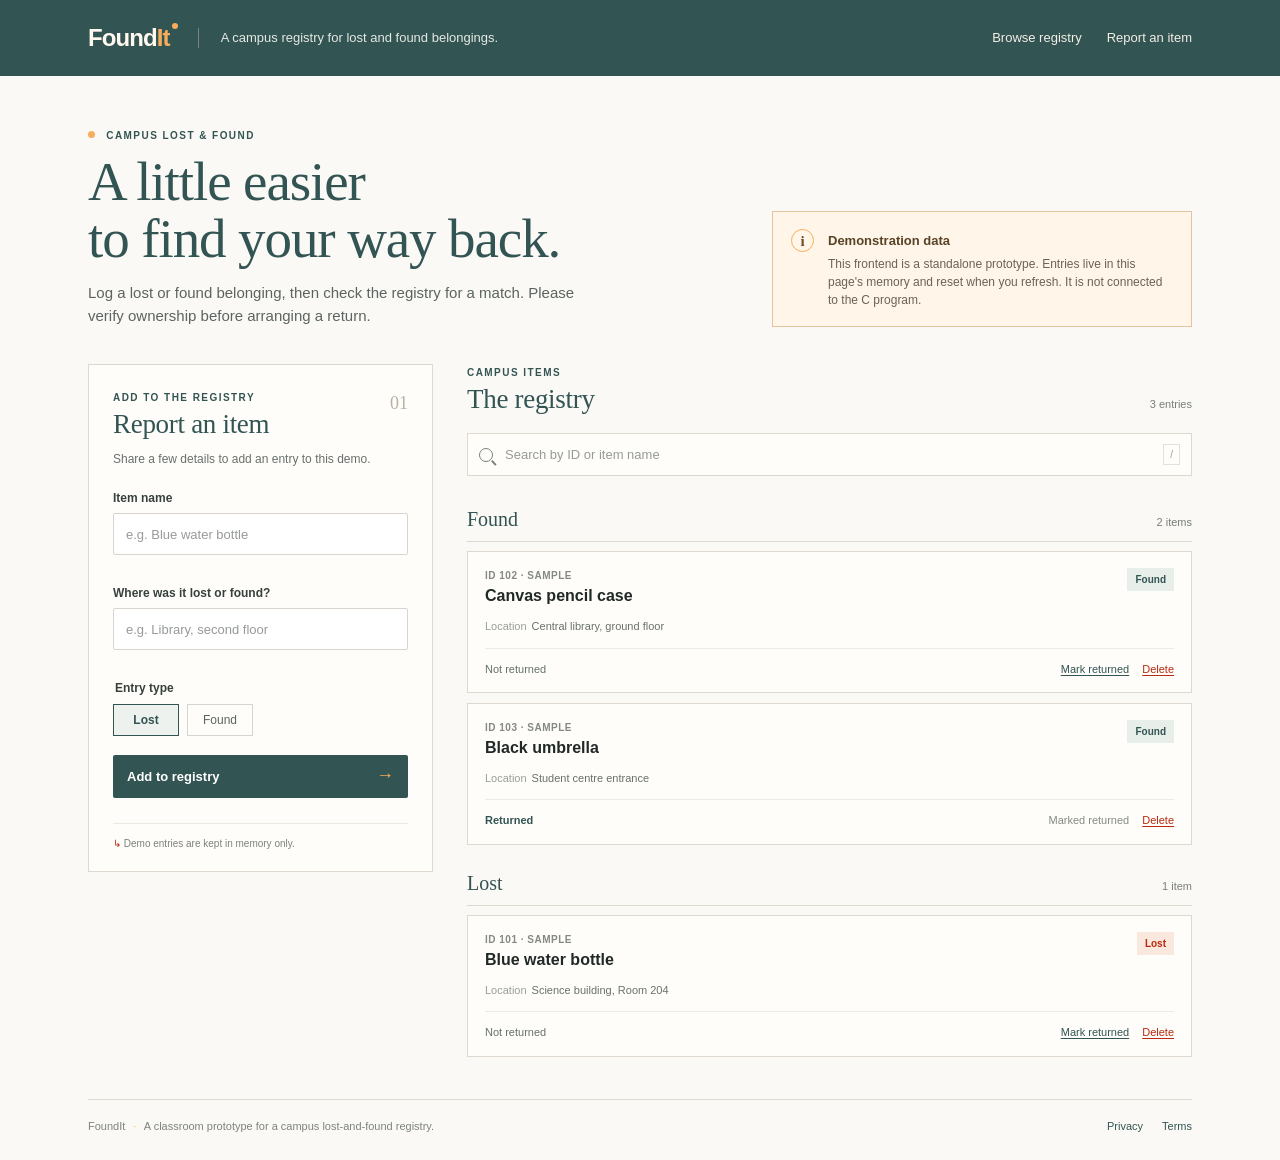
<file: frontend/index.html>
<!doctype html>
<html lang="en">
<head>
  <meta charset="utf-8">
  <meta name="viewport" content="width=device-width, initial-scale=1">
  <meta name="theme-color" content="#325453">
  <meta name="description" content="FoundIt is a campus registry prototype for lost and found belongings.">
  <title>FoundIt — Campus Lost &amp; Found</title>
  <link rel="icon" href="favicon.svg" type="image/svg+xml">
  <link rel="stylesheet" href="style.css">
  <script src="script.js" defer></script>
</head>
<body>
  <header class="site-header">
    <div class="header-inner">
      <a class="wordmark" href="index.html" aria-label="FoundIt home">Found<span>It</span><i aria-hidden="true"></i></a>
      <p class="tagline">A campus registry for lost and found belongings.</p>
      <nav class="header-nav" aria-label="Site navigation">
        <a href="#registry">Browse registry</a>
        <a href="#report">Report an item</a>
      </nav>
    </div>
  </header>

  <main class="page-shell">
    <section class="intro" aria-labelledby="page-title">
      <div class="intro-copy">
        <p class="eyebrow"><span class="status-dot"></span> CAMPUS LOST &amp; FOUND</p>
        <h1 id="page-title">A little easier<br>to find your way back.</h1>
        <p class="intro-text">Log a lost or found belonging, then check the registry for a match. Please verify ownership before arranging a return.</p>
      </div>
      <aside class="demo-note" aria-label="Prototype information">
        <span class="note-mark" aria-hidden="true">i</span>
        <div><strong>Demonstration data</strong><p>This frontend is a standalone prototype. Entries live in this page's memory and reset when you refresh. It is not connected to the C program.</p></div>
      </aside>
    </section>

    <div class="workspace-grid">
      <section class="report-panel panel" id="report" aria-labelledby="report-title">
        <div class="panel-heading">
          <div><p class="eyebrow">ADD TO THE REGISTRY</p><h2 id="report-title">Report an item</h2></div>
          <span class="step-number">01</span>
        </div>
        <p class="panel-description">Share a few details to add an entry to this demo.</p>
        <form id="item-form" novalidate>
          <label for="item-name">Item name</label>
          <input id="item-name" name="name" type="text" maxlength="49" placeholder="e.g. Blue water bottle" autocomplete="off" required>
          <p class="field-error" id="name-error"></p>

          <label for="item-location">Where was it lost or found?</label>
          <input id="item-location" name="location" type="text" maxlength="49" placeholder="e.g. Library, second floor" autocomplete="off" required>
          <p class="field-error" id="location-error"></p>

          <fieldset class="type-fieldset">
            <legend>Entry type</legend>
            <div class="type-options">
              <label class="type-option"><input type="radio" name="type" value="Lost" checked><span>Lost</span></label>
              <label class="type-option"><input type="radio" name="type" value="Found"><span>Found</span></label>
            </div>
          </fieldset>
          <button class="button button-primary submit-button" type="submit">Add to registry <span aria-hidden="true">→</span></button>
          <p class="form-feedback" id="form-feedback" role="status" aria-live="polite"></p>
        </form>
        <div class="privacy-hint"><span aria-hidden="true">↳</span> Demo entries are kept in memory only.</div>
      </section>

      <section class="registry-panel" id="registry" aria-labelledby="registry-title">
        <div class="registry-topline">
          <div><p class="eyebrow">CAMPUS ITEMS</p><h2 id="registry-title">The registry</h2></div>
          <span class="registry-count" id="registry-count">0 entries</span>
        </div>
        <div class="registry-toolbar">
          <label class="search-box" for="search-input"><span class="search-icon" aria-hidden="true"></span><input id="search-input" type="search" placeholder="Search by ID or item name" autocomplete="off"><kbd>/</kbd></label>
        </div>
        <div class="search-summary" id="search-summary" aria-live="polite"></div>
        <div class="registry-groups" id="registry-groups">
          <section class="registry-group" aria-labelledby="found-heading">
            <div class="group-heading"><h3 id="found-heading">Found</h3><span id="found-count">0 items</span></div>
            <div class="item-list" id="found-list" aria-live="polite"></div>
          </section>
          <section class="registry-group" aria-labelledby="lost-heading">
            <div class="group-heading"><h3 id="lost-heading">Lost</h3><span id="lost-count">0 items</span></div>
            <div class="item-list" id="lost-list" aria-live="polite"></div>
          </section>
        </div>
        <div class="empty-state search-empty" id="search-empty" hidden>
          <div class="empty-icon" aria-hidden="true">?</div>
          <h3>No matches found</h3>
          <p>Try another item name or ID.</p>
        </div>
      </section>
    </div>
    <footer class="site-footer">
      <p>FoundIt <span>·</span> A classroom prototype for a campus lost-and-found registry.</p>
      <nav aria-label="Legal information"><a href="privacy.html">Privacy</a><a href="terms.html">Terms</a></nav>
    </footer>
  </main>
</body>
</html>
</file>
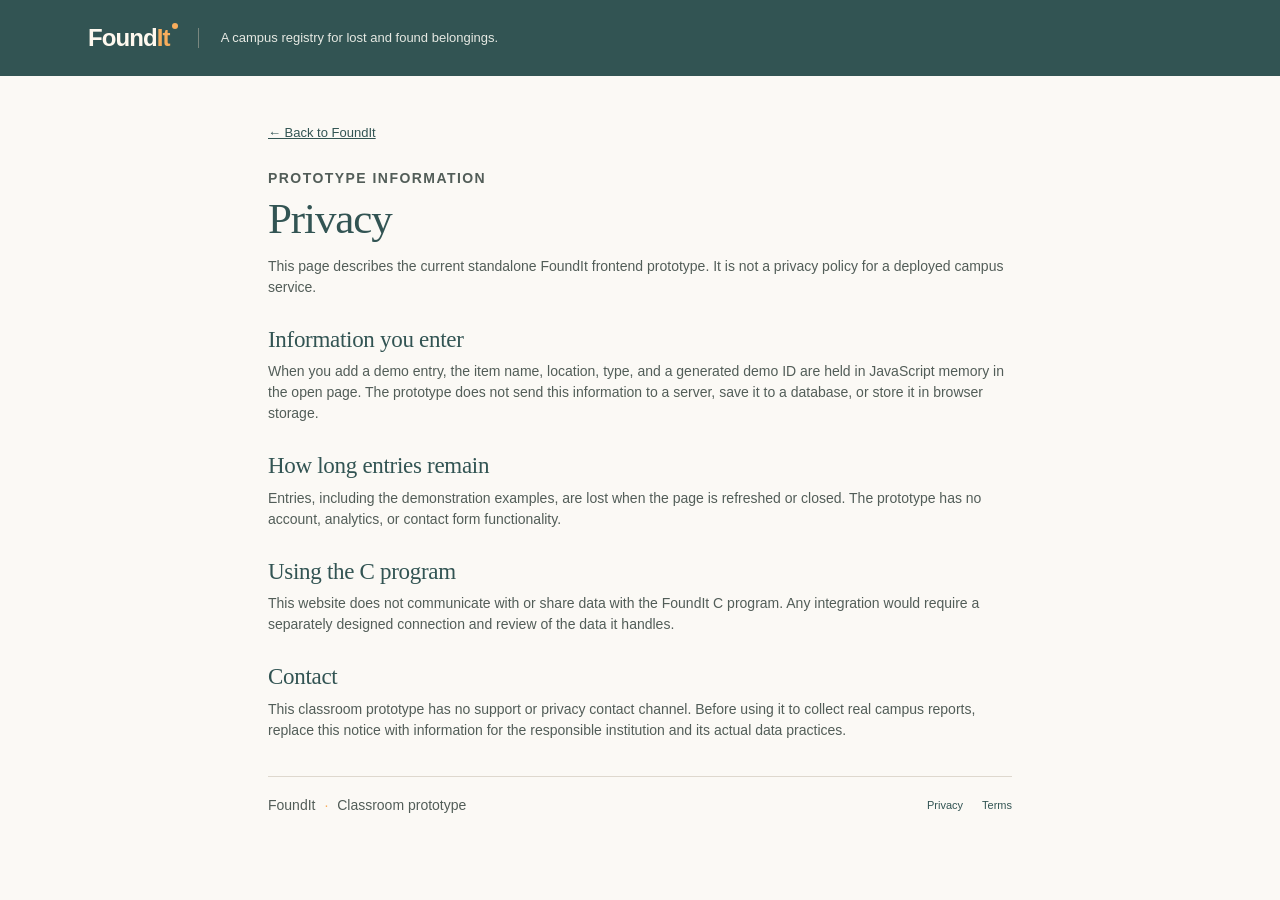
<file: frontend/privacy.html>
<!doctype html>
<html lang="en">
<head>
  <meta charset="utf-8">
  <meta name="viewport" content="width=device-width, initial-scale=1">
  <meta name="description" content="Privacy information for the FoundIt classroom prototype.">
  <title>Privacy — FoundIt</title>
  <link rel="icon" href="favicon.svg" type="image/svg+xml">
  <link rel="stylesheet" href="style.css">
</head>
<body>
  <header class="site-header"><div class="header-inner"><a class="wordmark" href="index.html">Found<span>It</span><i aria-hidden="true"></i></a><p class="tagline">A campus registry for lost and found belongings.</p></div></header>
  <main class="page-shell legal-page">
    <a class="legal-back" href="index.html">← Back to FoundIt</a>
    <p class="eyebrow">PROTOTYPE INFORMATION</p>
    <h1>Privacy</h1>
    <p>This page describes the current standalone FoundIt frontend prototype. It is not a privacy policy for a deployed campus service.</p>
    <h2>Information you enter</h2>
    <p>When you add a demo entry, the item name, location, type, and a generated demo ID are held in JavaScript memory in the open page. The prototype does not send this information to a server, save it to a database, or store it in browser storage.</p>
    <h2>How long entries remain</h2>
    <p>Entries, including the demonstration examples, are lost when the page is refreshed or closed. The prototype has no account, analytics, or contact form functionality.</p>
    <h2>Using the C program</h2>
    <p>This website does not communicate with or share data with the FoundIt C program. Any integration would require a separately designed connection and review of the data it handles.</p>
    <h2>Contact</h2>
    <p>This classroom prototype has no support or privacy contact channel. Before using it to collect real campus reports, replace this notice with information for the responsible institution and its actual data practices.</p>
    <footer class="site-footer legal-footer"><p>FoundIt <span>·</span> Classroom prototype</p><nav aria-label="Legal information"><a href="privacy.html">Privacy</a><a href="terms.html">Terms</a></nav></footer>
  </main>
</body>
</html>
</file>
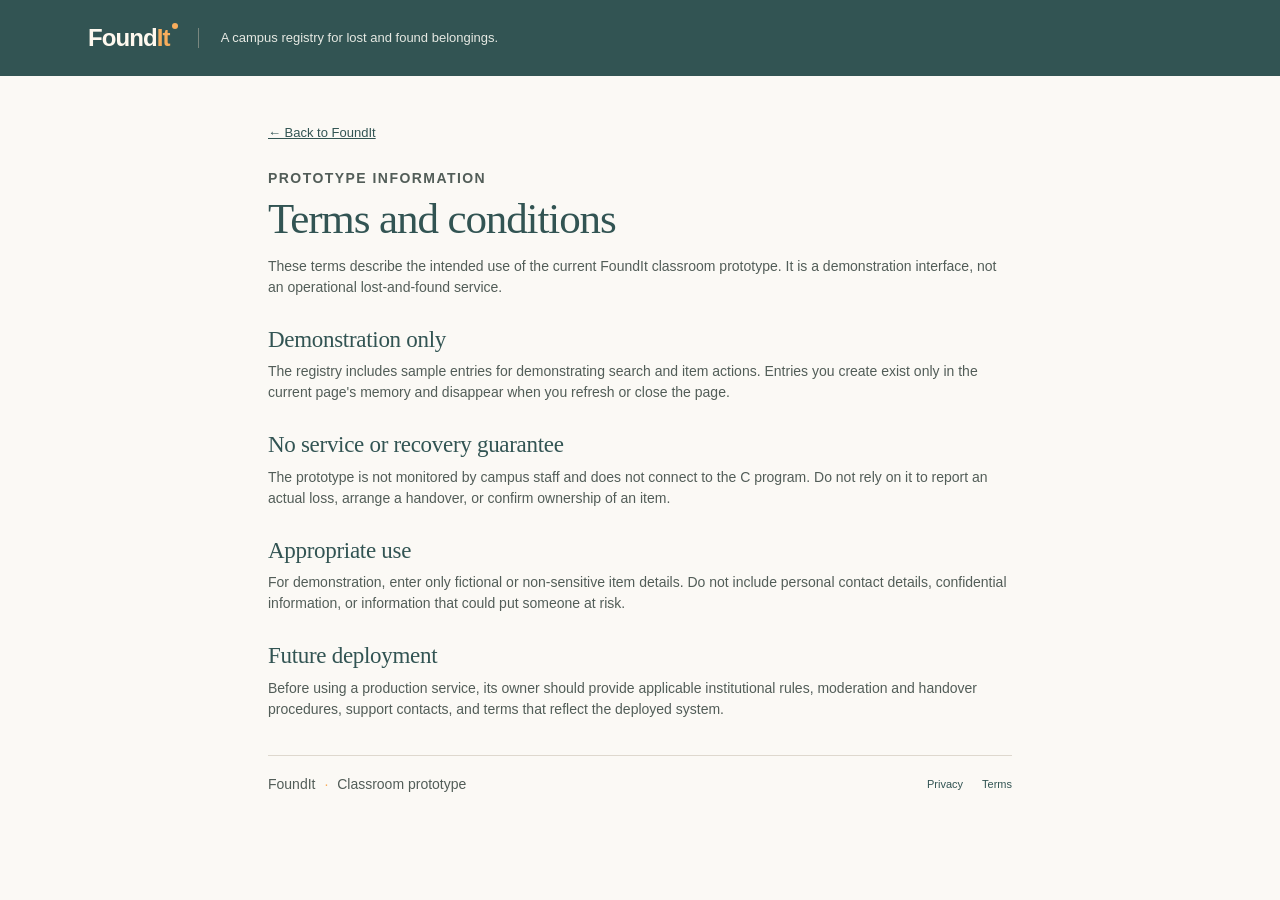
<file: frontend/terms.html>
<!doctype html>
<html lang="en">
<head>
  <meta charset="utf-8">
  <meta name="viewport" content="width=device-width, initial-scale=1">
  <meta name="description" content="Terms for the FoundIt classroom prototype.">
  <title>Terms — FoundIt</title>
  <link rel="icon" href="favicon.svg" type="image/svg+xml">
  <link rel="stylesheet" href="style.css">
</head>
<body>
  <header class="site-header"><div class="header-inner"><a class="wordmark" href="index.html">Found<span>It</span><i aria-hidden="true"></i></a><p class="tagline">A campus registry for lost and found belongings.</p></div></header>
  <main class="page-shell legal-page">
    <a class="legal-back" href="index.html">← Back to FoundIt</a>
    <p class="eyebrow">PROTOTYPE INFORMATION</p>
    <h1>Terms and conditions</h1>
    <p>These terms describe the intended use of the current FoundIt classroom prototype. It is a demonstration interface, not an operational lost-and-found service.</p>
    <h2>Demonstration only</h2>
    <p>The registry includes sample entries for demonstrating search and item actions. Entries you create exist only in the current page's memory and disappear when you refresh or close the page.</p>
    <h2>No service or recovery guarantee</h2>
    <p>The prototype is not monitored by campus staff and does not connect to the C program. Do not rely on it to report an actual loss, arrange a handover, or confirm ownership of an item.</p>
    <h2>Appropriate use</h2>
    <p>For demonstration, enter only fictional or non-sensitive item details. Do not include personal contact details, confidential information, or information that could put someone at risk.</p>
    <h2>Future deployment</h2>
    <p>Before using a production service, its owner should provide applicable institutional rules, moderation and handover procedures, support contacts, and terms that reflect the deployed system.</p>
    <footer class="site-footer legal-footer"><p>FoundIt <span>·</span> Classroom prototype</p><nav aria-label="Legal information"><a href="privacy.html">Privacy</a><a href="terms.html">Terms</a></nav></footer>
  </main>
</body>
</html>
</file>
<file: frontend/style.css>
:root {
  --cream: #f7e4cc;
  --teal: #325453;
  --amber: #f8ad5c;
  --rust: #b92a0f;
  --ink: #202927;
  --muted: #68706d;
  --line: #ded8ce;
  --paper: #fffdf9;
  --surface: #f2eee7;
  --serif: Georgia, "Times New Roman", serif;
  --sans: "Segoe UI", Arial, sans-serif;
}
* { box-sizing: border-box; }
body { margin: 0; color: var(--ink); background: #fbf9f5; font-family: var(--sans); font-size: 15px; line-height: 1.5; }
a { color: inherit; }
.site-header { background: var(--teal); color: var(--cream); }
.header-inner { max-width: 1160px; margin: auto; min-height: 76px; padding: 0 28px; display: flex; align-items: center; gap: 28px; }
.wordmark { position: relative; font-weight: 800; font-size: 24px; letter-spacing: -.9px; text-decoration: none; color: #fff9ef; }
.wordmark span { color: var(--amber); }
.wordmark i { position: absolute; right: -8px; top: 3px; width: 6px; height: 6px; border-radius: 50%; background: var(--amber); }
.tagline { margin: 0; padding-left: 22px; border-left: 1px solid rgba(247,228,204,.36); color: #e6e9e3; font-size: 13px; }
.header-nav { display: flex; gap: 25px; margin-left: auto; font-size: 13px; }
.header-nav a { text-decoration: none; color: #f4eee5; }
.header-nav a:hover, .site-footer a:hover { text-decoration: underline; text-underline-offset: 4px; }
.page-shell { max-width: 1160px; margin: auto; padding: 0 28px; }
.intro { padding: 52px 0 37px; display: grid; grid-template-columns: 1.2fr .8fr; align-items: end; gap: 54px; }
.eyebrow { margin: 0 0 11px; color: var(--teal); font-size: 10px; font-weight: 800; letter-spacing: 1.45px; }
.status-dot { display: inline-block; width: 7px; height: 7px; margin: 0 7px 1px 0; background: var(--amber); border-radius: 50%; }
h1, h2, p { margin-top: 0; }
h1 { margin-bottom: 15px; color: var(--teal); font-family: var(--serif); font-size: clamp(38px, 4.3vw, 55px); line-height: 1.03; letter-spacing: -1.1px; font-weight: 500; }
.intro-text { max-width: 500px; margin-bottom: 0; color: #5b6460; font-size: 15px; }
.demo-note { display: flex; gap: 14px; padding: 17px 18px; border: 1px solid #e4c49f; background: #fff6e9; }
.note-mark { display: grid; place-items: center; flex: 0 0 23px; width: 23px; height: 23px; border: 1px solid var(--amber); border-radius: 50%; color: #714b25; font-family: var(--serif); font-weight: 700; }
.demo-note strong { color: #594226; font-size: 13px; }
.demo-note p { margin: 4px 0 0; color: #6c6255; font-size: 12px; line-height: 1.5; }
.workspace-grid { display: grid; grid-template-columns: 345px minmax(0, 1fr); gap: 34px; align-items: start; padding-bottom: 42px; }
.panel { border: 1px solid var(--line); background: var(--paper); }
.report-panel { padding: 25px 24px 20px; }
.panel-heading, .registry-topline { display: flex; align-items: start; justify-content: space-between; }
.panel-heading .eyebrow, .registry-topline .eyebrow { margin-bottom: 4px; }
h2 { margin-bottom: 0; color: var(--teal); font-family: var(--serif); font-size: 27px; line-height: 1.15; font-weight: 500; letter-spacing: -.3px; }
.step-number { color: #b8b0a4; font-family: var(--serif); font-size: 18px; }
.panel-description { margin: 10px 0 21px; color: var(--muted); font-size: 12px; }
form > label, legend { display: block; margin-bottom: 6px; color: #36413e; font-size: 12px; font-weight: 700; }
input[type="text"] { width: 100%; height: 42px; padding: 0 12px; border: 1px solid #d9d5ce; border-radius: 2px; background: #fff; color: var(--ink); font: inherit; font-size: 13px; outline: none; }
input[type="text"]::placeholder, .search-box input::placeholder { color: #969b96; }
input[type="text"]:focus, .search-box:focus-within { border-color: var(--teal); box-shadow: 0 0 0 2px rgba(50,84,83,.12); }
.field-error { min-height: 16px; margin: 3px 0 10px; color: var(--rust); font-size: 11px; }
.type-fieldset { margin: 4px 0 19px; padding: 0; border: 0; }
.type-fieldset legend { margin-bottom: 7px; }
.type-options { display: flex; gap: 8px; }
.type-option { position: relative; cursor: pointer; }
.type-option input { position: absolute; opacity: 0; }
.type-option span { display: inline-flex; align-items: center; min-width: 66px; justify-content: center; padding: 6px 13px; border: 1px solid #d9d5ce; color: #5b6460; font-size: 12px; }
.type-option input:checked + span { border-color: var(--teal); background: #edf2ef; color: var(--teal); font-weight: 700; }
.type-option input:focus-visible + span { outline: 2px solid var(--amber); outline-offset: 2px; }
.button { border: 0; border-radius: 2px; cursor: pointer; font: inherit; }
.button-primary { width: 100%; min-height: 43px; padding: 10px 14px; background: var(--teal); color: white; font-size: 13px; font-weight: 700; text-align: left; }
.button-primary span { float: right; color: var(--amber); font-size: 18px; line-height: 16px; }
.button-primary:hover { background: #264644; }
.button:focus-visible, a:focus-visible, .icon-button:focus-visible { outline: 3px solid var(--amber); outline-offset: 3px; }
.form-feedback { min-height: 17px; margin: 8px 0 0; color: var(--teal); font-size: 11px; }
.form-feedback.error { color: var(--rust); }
.privacy-hint { padding-top: 12px; border-top: 1px solid #eee9e0; color: #7d817c; font-size: 10px; }
.privacy-hint span { color: var(--rust); }
.registry-panel { min-width: 0; }
.registry-topline { align-items: end; margin: 1px 0 18px; }
.registry-count { padding-bottom: 3px; color: #777e79; font-size: 11px; }
.registry-toolbar { display: flex; gap: 10px; margin-bottom: 11px; }
.search-box { display: flex; align-items: center; flex: 1; min-width: 0; height: 43px; padding: 0 11px; border: 1px solid var(--line); background: var(--paper); }
.search-icon { position: relative; width: 14px; height: 14px; margin-right: 10px; border: 1.5px solid #78817c; border-radius: 50%; }
.search-icon::after { position: absolute; right: -5px; bottom: -3px; width: 6px; height: 1.5px; background: #78817c; content: ""; transform: rotate(48deg); }
.search-box input { flex: 1; min-width: 0; border: 0; outline: 0; background: transparent; color: var(--ink); font: inherit; font-size: 13px; }
kbd { padding: 2px 6px; border: 1px solid #e5e1da; color: #989d98; font-family: var(--sans); font-size: 10px; }
.search-summary { min-height: 17px; color: var(--muted); font-size: 11px; }
.registry-groups { display: grid; gap: 23px; }
.registry-group { min-width: 0; }
.group-heading { display: flex; align-items: baseline; justify-content: space-between; gap: 12px; margin-bottom: 9px; padding-bottom: 7px; border-bottom: 1px solid var(--line); }
.group-heading h3 { margin: 0; color: var(--teal); font-family: var(--serif); font-size: 20px; font-weight: 500; }
.group-heading span { color: #777e79; font-size: 11px; }
.group-empty { margin: 0; padding: 13px 15px; border: 1px dashed #d8d2c8; color: var(--muted); font-size: 12px; }
.search-empty { margin-top: 2px; }
.item-list { display: grid; gap: 10px; }
.item-card { padding: 16px 17px 13px; border: 1px solid var(--line); background: var(--paper); }
.item-card-top { display: flex; align-items: start; justify-content: space-between; gap: 12px; }
.item-id { color: #838983; font-size: 10px; font-weight: 700; letter-spacing: .5px; }
.item-name { margin: 3px 0 0; color: var(--ink); font-size: 16px; font-weight: 650; line-height: 1.3; }
.badge { display: inline-flex; align-items: center; min-height: 23px; padding: 3px 8px; font-size: 10px; font-weight: 700; }
.badge-lost { background: #fae7dd; color: var(--rust); }
.badge-found { background: #e8efea; color: var(--teal); }
.item-detail { display: flex; flex-wrap: wrap; gap: 9px 18px; margin-top: 11px; color: #68716c; font-size: 11px; }
.item-detail span { display: inline-flex; gap: 5px; align-items: center; }
.detail-label { color: #989e98; }
.item-card-bottom { display: flex; align-items: center; justify-content: space-between; gap: 14px; margin-top: 13px; padding-top: 10px; border-top: 1px solid #efebe4; }
.item-status { color: #64716a; font-size: 11px; }
.item-status.returned { color: var(--teal); font-weight: 700; }
.item-actions { display: flex; gap: 13px; align-items: center; }
.text-button { padding: 2px 0; border: 0; background: none; color: var(--teal); cursor: pointer; font: inherit; font-size: 11px; text-decoration: underline; text-underline-offset: 2px; }
.text-button:disabled { color: #838b85; cursor: default; text-decoration: none; }
.text-button.delete { color: var(--rust); }
.empty-state { padding: 39px 20px; border: 1px dashed #d8d2c8; background: #fffdf9; text-align: center; }
.empty-icon { width: 34px; height: 34px; margin: 0 auto 11px; display: grid; place-items: center; border: 1px solid #d5c9b9; color: var(--teal); font-family: var(--serif); font-size: 18px; }
.empty-state h3 { margin: 0 0 4px; color: var(--teal); font-family: var(--serif); font-size: 18px; font-weight: 500; }
.empty-state p { margin: 0; color: var(--muted); font-size: 12px; }
.site-footer { display: flex; align-items: center; justify-content: space-between; gap: 18px; padding: 18px 0 26px; border-top: 1px solid var(--line); color: #7d837e; font-size: 11px; }
.site-footer p { margin: 0; }
.site-footer p span { padding: 0 5px; color: var(--amber); }
.site-footer nav { display: flex; gap: 19px; }
.site-footer a { color: var(--teal); text-decoration: none; }
.legal-page { max-width: 800px; margin: 0 auto; padding-top: 45px; padding-bottom: 55px; }
.legal-page .eyebrow { margin-bottom: 8px; }
.legal-page h1 { font-size: 43px; }
.legal-page h2 { margin: 29px 0 8px; font-size: 23px; }
.legal-page p, .legal-page li { color: #525d58; font-size: 14px; }
.legal-page .legal-back { display: inline-block; margin-bottom: 25px; color: var(--teal); font-size: 13px; }
.legal-footer { margin-top: 35px; }
@media (max-width: 820px) {
  .intro { gap: 26px; }
  .workspace-grid { grid-template-columns: 300px minmax(0, 1fr); gap: 24px; }
  .header-inner { gap: 18px; }
}
@media (max-width: 680px) {
  .header-inner { min-height: 70px; flex-wrap: wrap; padding: 14px 20px; gap: 4px 16px; }
  .wordmark { font-size: 22px; }
  .tagline { padding-left: 14px; font-size: 11px; }
  .header-nav { width: 100%; margin: 9px 0 0; gap: 20px; font-size: 12px; }
  .page-shell { padding: 0 20px; }
  .intro { grid-template-columns: 1fr; gap: 23px; padding: 38px 0 27px; }
  h1 { font-size: 43px; }
  .workspace-grid { grid-template-columns: 1fr; gap: 30px; padding-bottom: 31px; }
  .report-panel { padding: 22px 20px 18px; }
  .registry-topline { margin-bottom: 14px; }
  .site-footer { align-items: start; flex-direction: column; padding-bottom: 22px; }
}
@media (max-width: 390px) {
  .page-shell { padding: 0 15px; }
  .tagline { max-width: 210px; line-height: 1.25; }
  .item-card { padding: 14px 13px 12px; }
  .item-card-bottom { align-items: start; flex-direction: column; gap: 8px; }
}
</file>
